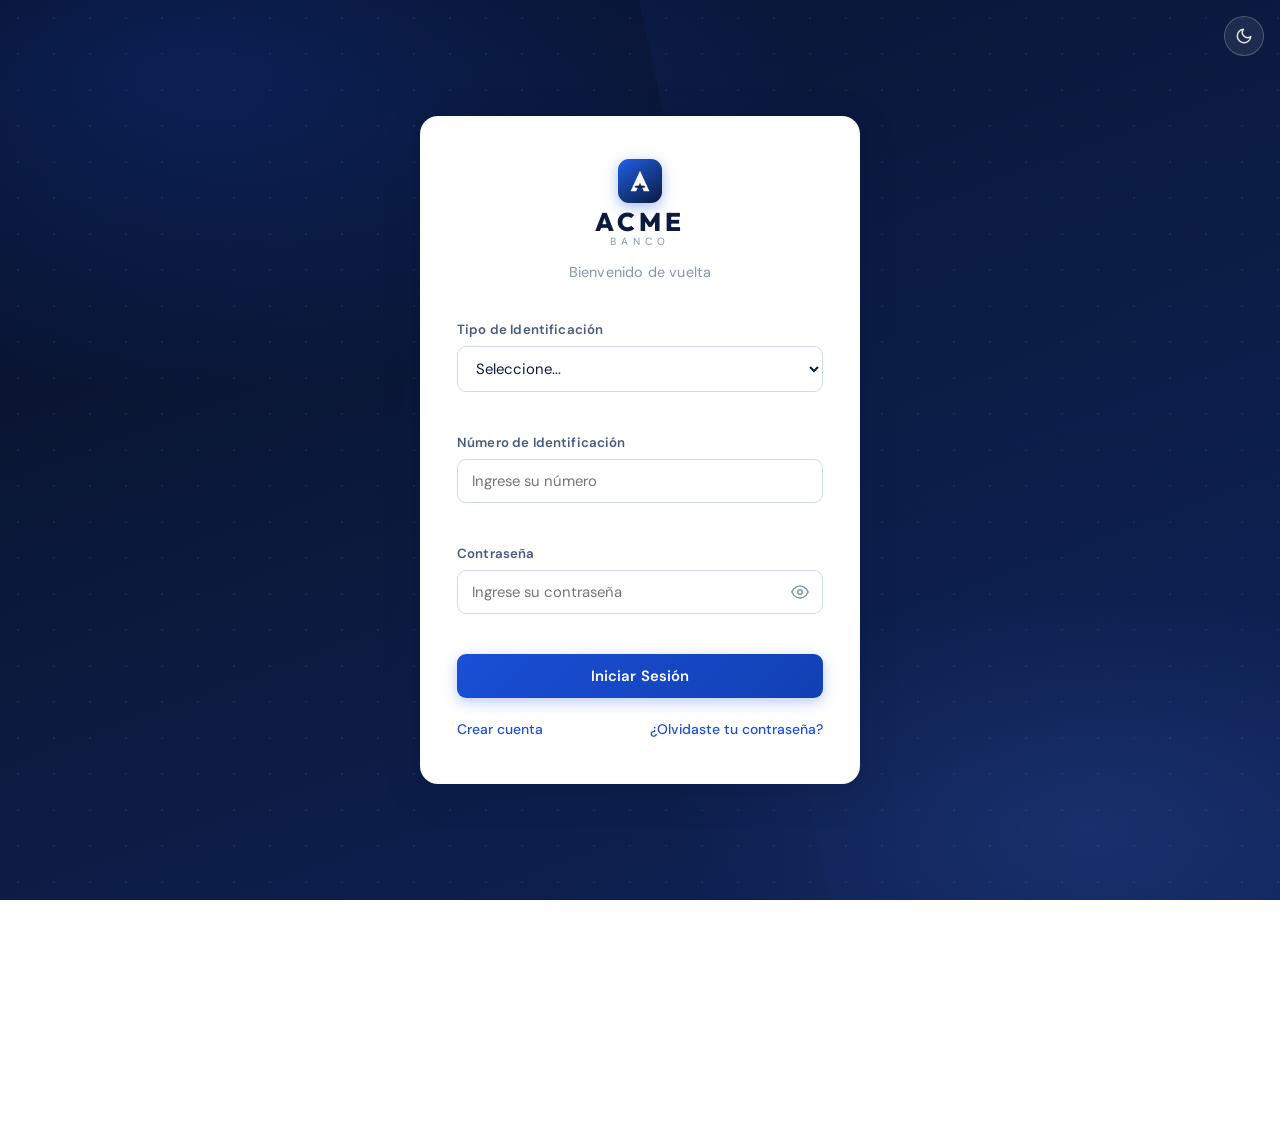
<file: index.html>
<!DOCTYPE html>
<html lang="es">
<head>
    <meta charset="UTF-8">
    <meta name="viewport" content="width=device-width, initial-scale=1.0">
    <title>Banco Acme - Inicio de Sesión</title>

    <!-- Aplicar el tema ANTES de que se muestre la página,
         para evitar que el usuario vaea un "parpadeo" de colores incorrectos -->
    <script>
        var temaGuardado = localStorage.getItem("acmebank_tema");
        if (temaGuardado === "dark") {
            document.documentElement.setAttribute("data-theme", "dark");
        }
    </script>

    <link rel="preconnect" href="https://fonts.googleapis.com">
    <link href="https://fonts.googleapis.com/css2?family=Outfit:wght@300;400;500;600;700&family=DM+Sans:wght@400;500;600&display=swap" rel="stylesheet">
    <link rel="stylesheet" href="css/styles.css">
    <link rel="icon" href="resources/iconpage.png">
</head>
<body class="page-auth">

    <!-- Botón para cambiar entre modo claro y oscuro -->
    <button class="theme-toggle" id="btnTema" onclick="toggleTema()" title="Cambiar tema"></button>

    <!-- ==============================
         PÁGINA DE INICIO DE SESIÓN
    ============================== -->
    <div class="auth-container">
        <div class="auth-card">

            <!-- Logo y título -->
            <div class="auth-header">
                <div class="logo">
                    <div class="logo-icon"><svg viewBox="0 0 24 28" fill="none" xmlns="http://www.w3.org/2000/svg"><path d="M12 2L23 26H16.5L12 16L7.5 26H1L12 2Z" fill="white" opacity="0.96"/><rect x="6.5" y="19.5" width="11" height="2.5" rx="0.5" fill="#0b1a3d"/></svg></div>
                    <div class="logo-brand-block"><span class="logo-brand-main">ACME</span><span class="logo-brand-sub">BANCO</span></div>
                </div>
                <p class="auth-subtitle">Bienvenido de vuelta</p>
            </div>

            <!-- Formulario de login --->
            <div id="loginForm">
                <div class="form-group">
                    <label for="tipoId">Tipo de Identificación</label>
                    <select id="tipoId" required>
                        <option value="">Seleccione...</option>
                        <option value="CC">Cédula de Ciudadanía</option>
                        <option value="TI">Tarjeta de Identidad</option>
                        <option value="CE">Cédula de Extranjería</option>
                        <option value="PP">Pasaporte</option>
                    </select>
                    <span class="error-msg" id="errorTipoId"></span>
                </div>

                <div class="form-group">
                    <label for="numId">Número de Identificación</label>
                    <input type="text" id="numId" placeholder="Ingrese su número" required>
                    <span class="error-msg" id="errorNumId"></span>
                </div>

                <div class="form-group">
                    <label for="password">Contraseña</label>
                    <div class="password-wrapper">
                        <input type="password" id="password" placeholder="Ingrese su contraseña" required>
                        <!-- El botón del ojo, el ícono SVG lo pone utils.js al hacer clic -->
                        <button type="button" class="toggle-pass" onclick="togglePassword('password', this)" aria-label="Mostrar contraseña">
                            <svg xmlns="http://www.w3.org/2000/svg" width="18" height="18" viewBox="0 0 24 24"
                                fill="none" stroke="currentColor" stroke-width="2" stroke-linecap="round" stroke-linejoin="round">
                                <path d="M1 12s4-8 11-8 11 8 11 8-4 8-11 8-11-8-11-8z"/>
                                <circle cx="12" cy="12" r="3"/>
                            </svg>
                        </button>
                    </div>
                    <span class="error-msg" id="errorPassword"></span>
                </div>

                <button class="btn btn-primary" onclick="iniciarSesion()">Iniciar Sesión</button>

                <!-- Mensaje de error general (se muestra si el usuario no existe) -->
                <div id="mensajeError" class="alert alert-error" style="display:none;"></div>

                <div class="auth-links">
                    <a href="registro.html">Crear cuenta</a>
                    <a href="recuperar.html">¿Olvidaste tu contraseña?</a>
                </div>
            </div>

        </div>
    </div>

    <script src="js/utils.js"></script>
    <script src="js/auth.js"></script>
</body>
</html>
</file>
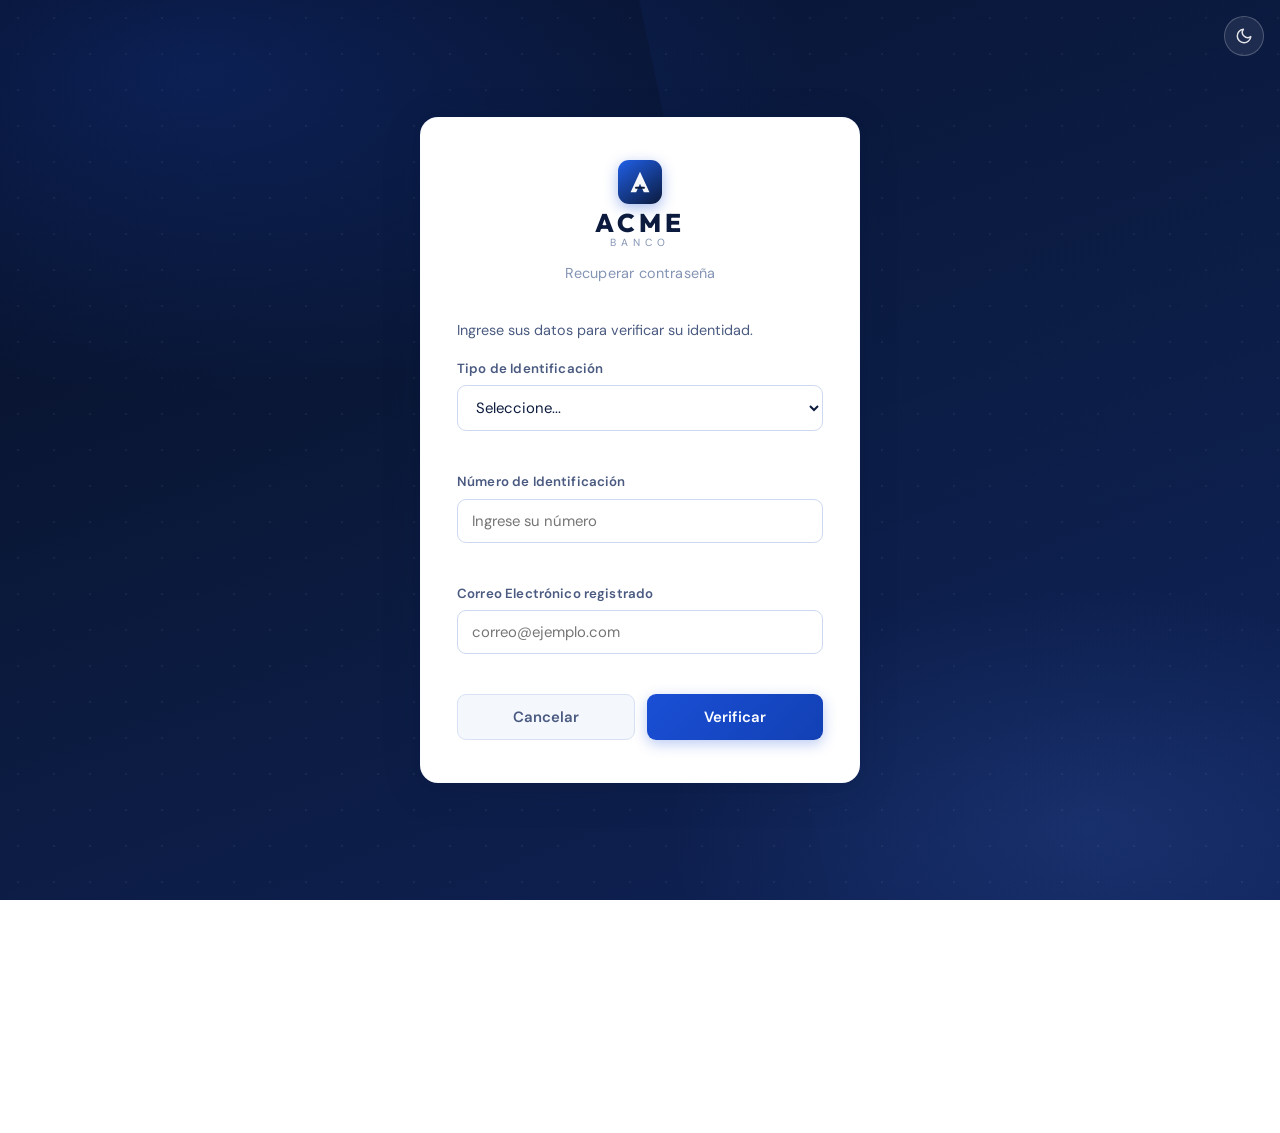
<file: recuperar.html>
<!DOCTYPE html>
<html lang="es">
<head>
    <meta charset="UTF-8">
    <meta name="viewport" content="width=device-width, initial-scale=1.0">
    <title>Banco Acme - Recuperar Contraseña</title>

    <!-- Aplicar tema guardado antes de mostrar la página -->
    <script>
        var temaGuardado = localStorage.getItem("acmebank_tema");
        if (temaGuardado === "dark") {
            document.documentElement.setAttribute("data-theme", "dark");
        }
    </script>

    <link rel="preconnect" href="https://fonts.googleapis.com">
    <link href="https://fonts.googleapis.com/css2?family=Outfit:wght@300;400;500;600;700&family=DM+Sans:wght@400;500;600&display=swap" rel="stylesheet">
    <link rel="stylesheet" href="css/styles.css">
    <link rel="icon" href="resources/iconpage.png">
</head>
<body class="page-auth">

    <!-- Botón para cambiar entre modo claro y oscuro -->
    <button class="theme-toggle" id="btnTema" onclick="toggleTema()" title="Cambiar tema"></button>

    <div class="auth-container">
        <div class="auth-card">

            <div class="auth-header">
                <div class="logo">
                    <div class="logo-icon"><svg viewBox="0 0 24 28" fill="none" xmlns="http://www.w3.org/2000/svg"><path d="M12 2L23 26H16.5L12 16L7.5 26H1L12 2Z" fill="white" opacity="0.96"/><rect x="6.5" y="19.5" width="11" height="2.5" rx="0.5" fill="#0b1a3d"/></svg></div>
                    <div class="logo-brand-block"><span class="logo-brand-main">ACME</span><span class="logo-brand-sub">BANCO</span></div>
                </div>
                <p class="auth-subtitle">Recuperar contraseña</p>
            </div>

            <!-- PASO 1: Verificar identidad -->
            <div id="formVerificar">
                <p class="info-text" style="text-align:left; padding: 0 0 16px 0; color: var(--text-label);">
                    Ingrese sus datos para verificar su identidad.
                </p>

                <div class="form-group">
                    <label for="recTipoId">Tipo de Identificación</label>
                    <select id="recTipoId" required>
                        <option value="">Seleccione...</option>
                        <option value="CC">Cédula de Ciudadanía</option>
                        <option value="TI">Tarjeta de Identidad</option>
                        <option value="CE">Cédula de Extranjería</option>
                        <option value="PP">Pasaporte</option>
                    </select>
                    <span class="error-msg" id="errRecTipoId"></span>
                </div>

                <div class="form-group">
                    <label for="recNumId">Número de Identificación</label>
                    <input type="text" id="recNumId" placeholder="Ingrese su número">
                    <span class="error-msg" id="errRecNumId"></span>
                </div>

                <div class="form-group">
                    <label for="recEmail">Correo Electrónico registrado</label>
                    <input type="email" id="recEmail" placeholder="correo@ejemplo.com">
                    <span class="error-msg" id="errRecEmail"></span>
                </div>

                <div class="btn-group">
                    <button class="btn btn-secondary" onclick="window.location.href='index.html'">Cancelar</button>
                    <button class="btn btn-primary" onclick="verificarIdentidad()">Verificar</button>
                </div>

                <div id="mensajeVerificar" class="alert alert-error" style="display:none;"></div>
            </div>

            <!--- PASO 2: Nueva contraseña (oculto hasta que se verifique la identidad) -->
            <div id="formNuevaPass" style="display:none;">
                <p class="info-text" style="text-align:left; padding: 0 0 20px 0; color: var(--verde);">
                    Identidad verificada. Ingrese su nueva contraseña.
                </p>

                <div class="form-group">
                    <label for="nuevaPass">Nueva Contraseña</label>
                    <div class="password-wrapper">
                        <input type="password" id="nuevaPass" placeholder="Mínimo 8 caracteres">
                        <button type="button" class="toggle-pass" onclick="togglePassword('nuevaPass', this)" aria-label="Mostrar contraseña">
                            <svg xmlns="http://www.w3.org/2000/svg" width="18" height="18" viewBox="0 0 24 24"
                                fill="none" stroke="currentColor" stroke-width="2" stroke-linecap="round" stroke-linejoin="round">
                                <path d="M1 12s4-8 11-8 11 8 11 8-4 8-11 8-11-8-11-8z"/>
                                <circle cx="12" cy="12" r="3"/>
                            </svg>
                        </button>
                    </div>
                    <span class="error-msg" id="errNuevaPass"></span>
                </div>

                <div class="form-group">
                    <label for="confirmarNuevaPass">Confirmar Contraseña</label>
                    <div class="password-wrapper">
                        <input type="password" id="confirmarNuevaPass" placeholder="Repita la contraseña">
                        <button type="button" class="toggle-pass" onclick="togglePassword('confirmarNuevaPass', this)" aria-label="Mostrar contraseña">
                            <svg xmlns="http://www.w3.org/2000/svg" width="18" height="18" viewBox="0 0 24 24"
                                fill="none" stroke="currentColor" stroke-width="2" stroke-linecap="round" stroke-linejoin="round">
                                <path d="M1 12s4-8 11-8 11 8 11 8-4 8-11 8-11-8-11-8z"/>
                                <circle cx="12" cy="12" r="3"/>
                            </svg>
                        </button>
                    </div>
                    <span class="error-msg" id="errConfirmarNuevaPass"></span>
                </div>

                <button class="btn btn-primary" onclick="cambiarContrasena()">Cambiar Contraseña</button>

                <div id="mensajeCambio" class="alert" style="display:none;"></div>
            </div>

        </div>
    </div>

    <script src="js/utils.js"></script>
    <script src="js/recuperar.js"></script>
</body>
</html>
</file>
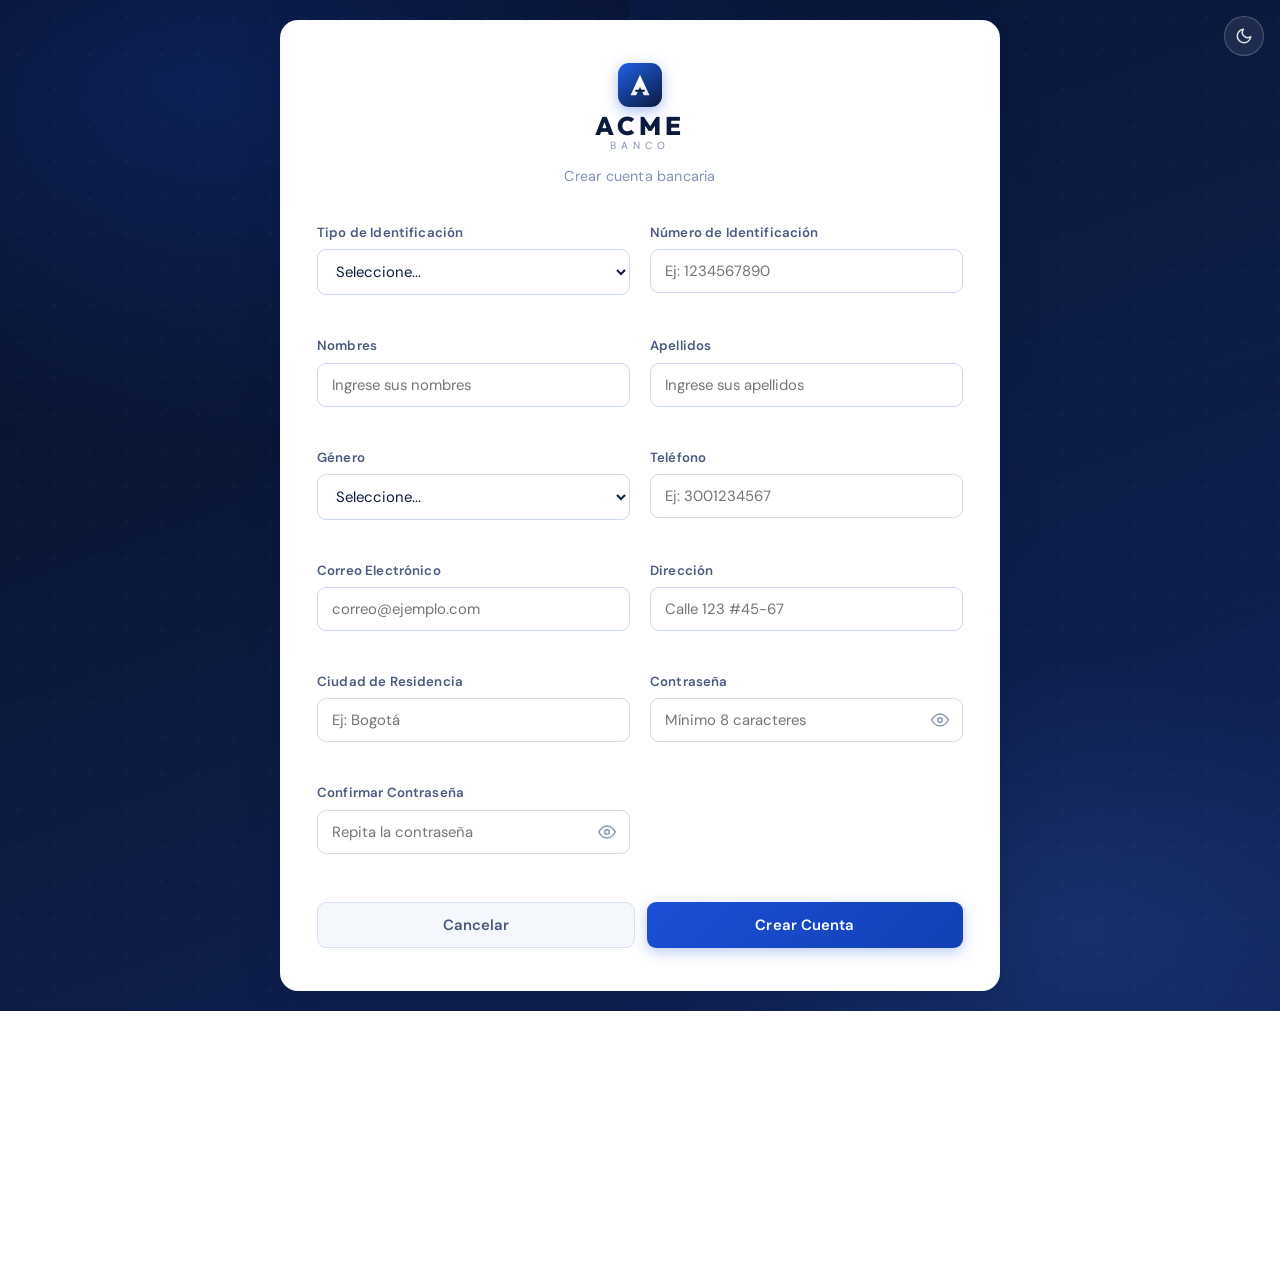
<file: registro.html>
<!DOCTYPE html>
<html lang="es">
<head>
    <meta charset="UTF-8">
    <meta name="viewport" content="width=device-width, initial-scale=1.0">
    <title>Banco Acme - Registro</title>

    <!--- Aplicar tema guardado antes de mostrar la página -->
    <script>
        var temaGuardado = localStorage.getItem("acmebank_tema");
        if (temaGuardado === "dark") {
            document.documentElement.setAttribute("data-theme", "dark");
        }
    </script>

    <link rel="preconnect" href="https://fonts.googleapis.com">
    <link href="https://fonts.googleapis.com/css2?family=Outfit:wght@300;400;500;600;700&family=DM+Sans:wght@400;500;600&display=swap" rel="stylesheet">
    <link rel="stylesheet" href="css/styles.css">
    <link rel="icon" href="resources/iconpage.png">
</head>
<body class="page-auth">

    <!-- Botón para cambiar entre modo claro y oscuro -->
    <button class="theme-toggle" id="btnTema" onclick="toggleTema()" title="Cambiar tema"></button>

    <div class="auth-container">
        <div class="auth-card auth-card--wide">

            <div class="auth-header">
                <div class="logo">
                    <div class="logo-icon"><svg viewBox="0 0 24 28" fill="none" xmlns="http://www.w3.org/2000/svg"><path d="M12 2L23 26H16.5L12 16L7.5 26H1L12 2Z" fill="white" opacity="0.96"/><rect x="6.5" y="19.5" width="11" height="2.5" rx="0.5" fill="#0b1a3d"/></svg></div>
                    <div class="logo-brand-block"><span class="logo-brand-main">ACME</span><span class="logo-brand-sub">BANCO</span></div>
                </div>
                <p class="auth-subtitle">Crear cuenta bancaria</p>
            </div>

            <!-- Formulario de registro -->
            <div id="registroForm">
                <div class="form-grid">

                    <div class="form-group">
                        <label for="regTipoId">Tipo de Identificación</label>
                        <select id="regTipoId" required>
                            <option value="">Seleccione...</option>
                            <option value="CC">Cédula de Ciudadanía</option>
                            <option value="TI">Tarjeta de Identidad</option>
                            <option value="CE">Cédula de Extranjería</option>
                            <option value="PP">Pasaporte</option>
                        </select>
                        <span class="error-msg" id="errRegTipoId"></span>
                    </div>

                    <div class="form-group">
                        <label for="regNumId">Número de Identificación</label>
                        <input type="text" id="regNumId" placeholder="Ej: 1234567890">
                        <span class="error-msg" id="errRegNumId"></span>
                    </div>

                    <div class="form-group">
                        <label for="regNombres">Nombres</label>
                        <input type="text" id="regNombres" placeholder="Ingrese sus nombres">
                        <span class="error-msg" id="errRegNombres"></span>
                    </div>

                    <div class="form-group">
                        <label for="regApellidos">Apellidos</label>
                        <input type="text" id="regApellidos" placeholder="Ingrese sus apellidos">
                        <span class="error-msg" id="errRegApellidos"></span>
                    </div>

                    <div class="form-group">
                        <label for="regGenero">Género</label>
                        <select id="regGenero">
                            <option value="">Seleccione...</option>
                            <option value="M">Masculino</option>
                            <option value="F">Femenino</option>
                            <option value="O">Otro</option>
                        </select>
                        <span class="error-msg" id="errRegGenero"></span>
                    </div>

                    <div class="form-group">
                        <label for="regTelefono">Teléfono</label>
                        <input type="tel" id="regTelefono" placeholder="Ej: 3001234567">
                        <span class="error-msg" id="errRegTelefono"></span>
                    </div>

                    <div class="form-group">
                        <label for="regEmail">Correo Electrónico</label>
                        <input type="email" id="regEmail" placeholder="correo@ejemplo.com">
                        <span class="error-msg" id="errRegEmail"></span>
                    </div>

                    <div class="form-group">
                        <label for="regDireccion">Dirección</label>
                        <input type="text" id="regDireccion" placeholder="Calle 123 #45-67">
                        <span class="error-msg" id="errRegDireccion"></span>
                    </div>

                    <div class="form-group">
                        <label for="regCiudad">Ciudad de Residencia</label>
                        <input type="text" id="regCiudad" placeholder="Ej: Bogotá">
                        <span class="error-msg" id="errRegCiudad"></span>
                    </div>

                    <div class="form-group">
                        <label for="regPassword">Contraseña</label>
                        <div class="password-wrapper">
                            <input type="password" id="regPassword" placeholder="Mínimo 8 caracteres">
                            <button type="button" class="toggle-pass" onclick="togglePassword('regPassword', this)" aria-label="Mostrar contraseña">
                                <svg xmlns="http://www.w3.org/2000/svg" width="18" height="18" viewBox="0 0 24 24"
                                    fill="none" stroke="currentColor" stroke-width="2" stroke-linecap="round" stroke-linejoin="round">
                                    <path d="M1 12s4-8 11-8 11 8 11 8-4 8-11 8-11-8-11-8z"/>
                                    <circle cx="12" cy="12" r="3"/>
                                </svg>
                            </button>
                        </div>
                        <span class="error-msg" id="errRegPassword"></span>
                    </div>

                    <div class="form-group">
                        <label for="regPasswordConfirm">Confirmar Contraseña</label>
                        <div class="password-wrapper">
                            <input type="password" id="regPasswordConfirm" placeholder="Repita la contraseña">
                            <button type="button" class="toggle-pass" onclick="togglePassword('regPasswordConfirm', this)" aria-label="Mostrar contraseña">
                                <svg xmlns="http://www.w3.org/2000/svg" width="18" height="18" viewBox="0 0 24 24"
                                    fill="none" stroke="currentColor" stroke-width="2" stroke-linecap="round" stroke-linejoin="round">
                                    <path d="M1 12s4-8 11-8 11 8 11 8-4 8-11 8-11-8-11-8z"/>
                                    <circle cx="12" cy="12" r="3"/>
                                </svg>
                            </button>
                        </div>
                        <span class="error-msg" id="errRegPasswordConfirm"></span>
                    </div>

                </div><!-- fin .form-grid -->

                <div class="btn-group">
                    <button class="btn btn-secondary" onclick="window.location.href='index.html'">Cancelar</button>
                    <button class="btn btn-primary" onclick="registrarUsuario()">Crear Cuenta</button>
                </div>

                <div id="mensajeRegistro" class="alert" style="display:none;"></div>
            </div>

            <!-- Resumen de registro exitoso (oculto hasta que se cree la cuenta) -->
            <div id="resumenRegistro" style="display:none;">
                <div class="resumen-card">
                    <!-- Ícono de check en verde -->
                    <div class="resumen-icon">
                        <svg xmlns="http://www.w3.org/2000/svg" width="32" height="32" viewBox="0 0 24 24"
                            fill="none" stroke="currentColor" stroke-width="2.5" stroke-linecap="round" stroke-linejoin="round">
                            <polyline points="20 6 9 17 4 12"/>
                        </svg>
                    </div>
                    <h2>Cuenta creada exitosamente</h2>
                    <div class="resumen-datos">
                        <p><strong>Número de cuenta:</strong> <span id="resNumeroCuenta"></span></p>
                        <p><strong>Titular:</strong> <span id="resTitular"></span></p>
                        <p><strong>Tipo ID:</strong> <span id="resTipoId"></span></p>
                        <p><strong>Número ID:</strong> <span id="resNumId"></span></p>
                        <p><strong>Fecha de creación:</strong> <span id="resFechaCreacion"></span></p>
                    </div>
                    <a href="index.html" class="btn btn-primary">Ir a Iniciar Sesión</a>
                </div>
            </div>

        </div>
    </div>

    <script src="js/utils.js"></script>
    <script src="js/registro.js"></script>
</body>
</html>
</file>
<file: css/styles.css>
/* ==============================
   VARIABLES CSS — ACME BANCO
   ============================== */
:root {
    --azul-primario: #1a4fd6;
    --azul-hover:    #1440b8;
    --azul-claro:    #4a7fe8;
    --navy-deep:     #0b1a3d;
    --verde:         #16a34a;
    --rojo:          #dc2626;

    --bg-body:       #f0f4fa;
    --bg-surface:    #ffffff;
    --bg-surface-2:  #f4f7fc;
    --bg-input:      #ffffff;
    --bg-hover:      #eef2fb;
    --bg-active:     #dde8ff;
    --bg-active-text:#1a4fd6;

    --text-primary:  #0b1a3d;
    --text-secondary:#1e3260;
    --text-muted:    #8494b4;
    --text-label:    #4a5a80;

    --border-color:  #d8e2f4;
    --border-input:  #cdd9f0;
    --border-focus:  rgba(26, 79, 214, 0.18);

    --rojo-suave:    #fef2f2;
    --verde-suave:   #f0fdf4;
    --azul-suave:    #dde8ff;

    --sombra:        0 1px 4px rgba(11,26,61,0.07), 0 4px 16px rgba(11,26,61,0.05);
    --sombra-lg:     0 8px 40px rgba(11,26,61,0.14), 0 2px 10px rgba(11,26,61,0.08);
    --sombra-card:   0 24px 64px rgba(11,26,61,0.36), 0 4px 20px rgba(26,79,214,0.18);

    --radio:         14px;
    --radio-sm:      9px;
    --transicion:    0.2s ease;
}

[data-theme="dark"] {
    --bg-body:       #080f23;
    --bg-surface:    #111c38;
    --bg-surface-2:  #172040;
    --bg-input:      #131f42;
    --bg-hover:      #1e2d58;
    --bg-active:     #162a5c;
    --bg-active-text:#6b9cf8;

    --text-primary:  #e4ecff;
    --text-secondary:#c0ccec;
    --text-muted:    #566080;
    --text-label:    #8a9dc0;

    --border-color:  #1e2d58;
    --border-input:  #223060;
    --border-focus:  rgba(107, 156, 248, 0.22);

    --rojo-suave:    #3a1212;
    --verde-suave:   #0c2418;
    --azul-suave:    #162a5c;

    --sombra:        0 1px 4px rgba(0,0,0,0.35), 0 4px 16px rgba(0,0,0,0.25);
    --sombra-lg:     0 8px 40px rgba(0,0,0,0.5), 0 2px 10px rgba(0,0,0,0.3);
    --sombra-card:   0 24px 64px rgba(0,0,0,0.6), 0 4px 20px rgba(26,79,214,0.2);

    --verde: #22c55e;
    --rojo:  #f87171;
}

*, *::before, *::after { margin: 0; padding: 0; box-sizing: border-box; }
/* solucion al problema del responsive arreglado */
html, body {
    max-width: 100%;
    overflow-x: hidden;
}

body {
    overflow-x: hidden;
    width: 100%;
    position: relative;
    font-family: 'DM Sans', sans-serif;
    background: var(--bg-body);
    color: var(--text-primary);
    line-height: 1.6;
    min-height: 100vh;
    transition: background var(--transicion), color var(--transicion);
}

h1, h2, h3 {
    font-family: 'Outfit', sans-serif;
    font-weight: 600;
    color: var(--text-primary);
}

/* ==============================
   LOGO — ACME BANCO
   ============================== */
.logo {
    display: flex;
    align-items: center;
    gap: 10px;
}

.logo-icon {
    width: 44px;
    height: 44px;
    background: linear-gradient(145deg, #2060e8 0%, #0b1a3d 100%);
    color: #ffffff;
    border-radius: 11px;
    display: flex;
    align-items: center;
    justify-content: center;
    flex-shrink: 0;
    box-shadow: 0 4px 14px rgba(26,79,214,0.38);
    overflow: hidden;
}

.logo-icon svg { width: 24px; height: 24px; }

.logo-icon--sm {
    width: 36px;
    height: 36px;
    border-radius: 9px;
    box-shadow: 0 3px 10px rgba(26,79,214,0.3);
}

.logo-icon--sm svg { width: 19px; height: 19px; }

.logo-text {
    font-family: 'Outfit', sans-serif;
    font-weight: 700;
    font-size: 1.25rem;
    letter-spacing: 0.5px;
    color: var(--text-primary);
}

/* ==============================
   BOTÓN DE TEMA
   ============================== */
.theme-toggle {
    width: 40px;
    height: 40px;
    border-radius: 50%;
    border: 1.5px solid rgba(255,255,255,0.22);
    background: rgba(255,255,255,0.08);
    color: rgba(255,255,255,0.88);
    cursor: pointer;
    display: flex;
    align-items: center;
    justify-content: center;
    transition: all var(--transicion);
    flex-shrink: 0;
}

.theme-toggle:hover {
    background: rgba(255,255,255,0.18);
    transform: scale(1.06);
}

.theme-toggle--dash {
    border-color: var(--border-color);
    background: var(--bg-surface);
    color: var(--text-label);
}

.theme-toggle--dash:hover {
    background: var(--bg-hover);
    color: var(--text-primary);
}

/* ==============================
   PÁGINAS DE AUTENTICACIÓN
   ============================== */
.page-auth {
    display: flex;
    align-items: center;
    justify-content: center;
    min-height: 100vh;
    padding: 20px;
    position: relative;
    overflow-x: hidden;
    background:
        radial-gradient(ellipse 80% 60% at 15% 8%, rgba(26,79,214,0.25) 0%, transparent 60%),
        radial-gradient(ellipse 55% 45% at 85% 92%, rgba(74,127,232,0.16) 0%, transparent 60%),
        linear-gradient(160deg, #060e24 0%, #0b1a3d 50%, #0f2258 100%);
}

/* Grilla de puntos */
.page-auth::before {
    content: '';
    position: absolute;
    inset: 0;
    background-image: radial-gradient(circle, rgba(255,255,255,0.05) 1px, transparent 1px);
    background-size: 36px 36px;
    pointer-events: none;
}

/* Franja diagonal de brillo */
.page-auth::after {
    content: '';
    position: absolute;
    top: -20%;
    right: -8%;
    width: 50%;
    height: 140%;
    background: linear-gradient(to bottom, rgba(26,79,214,0.08) 0%, transparent 100%);
    transform: rotate(-12deg);
    pointer-events: none;
}

.page-auth .theme-toggle {
    position: fixed;
    top: 16px;
    right: 16px;
    z-index: 50;
}

.auth-container {
    width: 100%;
    max-width: 440px;
    animation: fadeIn 0.45s ease;
    position: relative;
    z-index: 1;
}

.auth-card {
    background: var(--bg-surface);
    border-radius: 18px;
    padding: 42px 36px;
    box-shadow: var(--sombra-lg);
    border: 1px solid rgba(200,216,255,0.12);
    transition: background var(--transicion);
}

[data-theme="dark"] .auth-card {
    border-color: rgba(255,255,255,0.04);
}

.auth-card--wide { max-width: 720px; }

.auth-container:has(.auth-card--wide) { max-width: 720px; }

.auth-header {
    text-align: center;
    margin-bottom: 34px;
}

.auth-header .logo {
    justify-content: center;
    margin-bottom: 14px;
    flex-direction: column;
    gap: 6px;
}

/* Logo text block: ACME sobre BANCO */
.auth-header .logo-brand-block {
    display: flex;
    flex-direction: column;
    align-items: center;
    line-height: 1;
    gap: 2px;
}

.auth-header .logo-brand-main {
    font-family: 'Outfit', sans-serif;
    font-weight: 800;
    font-size: 1.6rem;
    letter-spacing: 4px;
    color: var(--text-primary);
    text-transform: uppercase;
}

.auth-header .logo-brand-sub {
    font-family: 'DM Sans', sans-serif;
    font-weight: 400;
    font-size: 0.65rem;
    letter-spacing: 5px;
    color: var(--text-muted);
    text-transform: uppercase;
}

.auth-subtitle {
    color: var(--text-muted);
    font-size: 0.9rem;
    letter-spacing: 0.2px;
    margin-top: 6px;
}

.auth-links {
    display: flex;
    justify-content: space-between;
    margin-top: 20px;
    font-size: 0.87rem;
}

.auth-links a {
    color: var(--azul-primario);
    text-decoration: none;
    font-weight: 500;
    transition: color var(--transicion);
}

.auth-links a:hover {
    color: var(--azul-hover);
    text-decoration: underline;
}

/* ==============================
   FORMULARIOS
   ============================== */
.form-group { margin-bottom: 18px; }

.form-group label {
    display: block;
    font-size: 0.83rem;
    font-weight: 600;
    color: var(--text-label);
    margin-bottom: 6px;
    letter-spacing: 0.15px;
}

.form-group input,
.form-group select {
    width: 100%;
    padding: 11px 14px;
    border: 1.5px solid var(--border-input);
    border-radius: var(--radio-sm);
    font-size: 0.93rem;
    font-family: 'DM Sans', sans-serif;
    color: var(--text-primary);
    background: var(--bg-input);
    transition: border-color var(--transicion), box-shadow var(--transicion), background var(--transicion);
    outline: none;
}

.form-group input:focus,
.form-group select:focus {
    border-color: var(--azul-primario);
    box-shadow: 0 0 0 3px var(--border-focus);
}

.form-group input.input-error,
.form-group select.input-error { border-color: var(--rojo); }

.password-wrapper { position: relative; }

.password-wrapper input { padding-right: 44px; }

.toggle-pass {
    position: absolute;
    right: 10px;
    top: 50%;
    transform: translateY(-50%);
    background: none;
    border: none;
    cursor: pointer;
    color: var(--text-muted);
    padding: 4px;
    display: flex;
    align-items: center;
    justify-content: center;
    transition: color var(--transicion);
}

.toggle-pass:hover { color: var(--text-label); }

.error-msg {
    display: block;
    color: var(--rojo);
    font-size: 0.78rem;
    margin-top: 4px;
    min-height: 18px;
}

.form-grid {
    display: grid;
    grid-template-columns: 1fr 1fr;
    gap: 0 20px;
}

/* ==============================
   BOTONES
   ============================== */
.btn {
    display: inline-flex;
    align-items: center;
    justify-content: center;
    gap: 8px;
    padding: 12px 24px;
    border: none;
    border-radius: var(--radio-sm);
    font-family: 'DM Sans', sans-serif;
    font-size: 0.93rem;
    font-weight: 600;
    cursor: pointer;
    transition: all var(--transicion);
    text-decoration: none;
    letter-spacing: 0.1px;
}

.btn-primary {
    background: linear-gradient(135deg, #1a4fd6 0%, #1240b4 100%);
    color: #ffffff;
    width: 100%;
    box-shadow: 0 4px 14px rgba(26,79,214,0.3);
}

.btn-primary:hover {
    background: linear-gradient(135deg, #1648ca 0%, #1039a4 100%);
    transform: translateY(-1px);
    box-shadow: 0 6px 20px rgba(26,79,214,0.4);
}

.btn-secondary {
    background: var(--bg-surface-2);
    color: var(--text-label);
    border: 1.5px solid var(--border-color);
}

.btn-secondary:hover {
    background: var(--border-color);
    color: var(--text-primary);
}

.btn-outline {
    background: transparent;
    color: var(--azul-primario);
    border: 1.5px solid var(--azul-primario);
    padding: 8px 16px;
    font-size: 0.87rem;
}

.btn-outline:hover { background: var(--azul-suave); }

.btn-volver {
    background: var(--bg-surface-2);
    color: var(--text-label);
    border: 1.5px solid var(--border-color);
    padding: 9px 18px;
    font-size: 0.87rem;
    width: auto;
}

.btn-volver:hover {
    background: var(--bg-hover);
    color: var(--text-primary);
}

.btn-group {
    display: flex;
    gap: 12px;
    margin-top: 8px;
}

.btn-group .btn { flex: 1; }

/* ==============================
   ALERTAS / MENSAJES
   ============================== */
.alert {
    padding: 12px 16px;
    border-radius: var(--radio-sm);
    font-size: 0.88rem;
    margin-top: 16px;
    text-align: center;
}

.alert-error {
    background: var(--rojo-suave);
    color: var(--rojo);
    border: 1px solid rgba(220,38,38,0.2);
}

.alert-success {
    background: var(--verde-suave);
    color: var(--verde);
    border: 1px solid rgba(22,163,74,0.2);
}

.info-text {
    color: var(--text-muted);
    font-size: 0.9rem;
    text-align: center;
    padding: 20px;
}

/* ==============================
   RESUMEN REGISTRO EXITOSO
   ============================== */
.resumen-card {
    text-align: center;
    padding: 20px 0;
}

.resumen-icon {
    width: 64px;
    height: 64px;
    background: var(--verde-suave);
    border-radius: 50%;
    display: flex;
    align-items: center;
    justify-content: center;
    margin: 0 auto 16px;
    color: var(--verde);
}

.resumen-card h2 {
    margin-bottom: 20px;
    color: var(--verde);
}

.resumen-datos {
    background: var(--bg-surface-2);
    border-radius: var(--radio-sm);
    padding: 20px;
    text-align: left;
    margin-bottom: 24px;
    transition: background var(--transicion);
}

.resumen-datos p {
    padding: 6px 0;
    border-bottom: 1px solid var(--border-color);
    font-size: 0.9rem;
}

.resumen-datos p:last-child { border-bottom: none; }

/* ==============================
   LAYOUT DEL DASHBOARD
   ============================== */
.page-dashboard {
    display: flex;
    min-height: 100vh;
    max-width: 100vw;
    background: var(--bg-body);
    transition: background var(--transicion);
}

/* --- Sidebar --- */
.sidebar {
    width: 260px;
    background: var(--bg-surface);
    border-right: 1px solid var(--border-color);
    display: flex;
    flex-direction: column;
    position: fixed;
    top: 0; left: 0; bottom: 0;
    z-index: 100;
    transition: transform 0.3s ease, background var(--transicion), border-color var(--transicion);
}

.sidebar-header {
    padding: 22px 20px 18px;
    border-bottom: 1px solid var(--border-color);
}

.sidebar-nav {
    flex: 1;
    padding: 12px 10px;
    display: flex;
    flex-direction: column;
    gap: 3px;
    overflow-y: auto;
}

.nav-item {
    display: flex;
    align-items: center;
    gap: 10px;
    width: 100%;
    padding: 11px 14px;
    border: none;
    border-radius: var(--radio-sm);
    background: transparent;
    font-family: 'DM Sans', sans-serif;
    font-size: 0.9rem;
    font-weight: 500;
    color: var(--text-label);
    cursor: pointer;
    transition: all var(--transicion);
    text-align: left;
}

.nav-item:hover {
    background: var(--bg-hover);
    color: var(--text-primary);
}

.nav-item.active {
    background: var(--bg-active);
    color: var(--bg-active-text);
    font-weight: 600;
}

.nav-item--danger { color: var(--rojo); margin-top: auto; }

.nav-item--danger:hover {
    background: var(--rojo-suave);
    color: var(--rojo);
}

.nav-icon {
    width: 22px;
    display: flex;
    align-items: center;
    justify-content: center;
    flex-shrink: 0;
}

.sidebar-footer {
    padding: 16px 20px;
    border-top: 1px solid var(--border-color);
    font-size: 0.85rem;
    color: var(--text-muted);
}

.sidebar-footer p {
    margin-bottom: 10px;
    font-weight: 500;
    white-space: nowrap;
    overflow: hidden;
    text-overflow: ellipsis;
}

.sidebar-data-actions { display: flex; gap: 8px; }

.btn-data-action {
    flex: 1;
    display: flex;
    align-items: center;
    justify-content: center;
    gap: 5px;
    padding: 7px 10px;
    border: 1.5px solid var(--border-color);
    border-radius: var(--radio-sm);
    background: transparent;
    color: var(--text-muted);
    font-family: 'DM Sans', sans-serif;
    font-size: 0.78rem;
    font-weight: 500;
    cursor: pointer;
    transition: all var(--transicion);
    text-align: center;
    text-decoration: none;
}

.btn-data-action:hover {
    background: var(--bg-hover);
    color: var(--text-primary);
    border-color: var(--azul-primario);
}

/* ==============================
   BOTÓN MENÚ MÓVIL
   ============================== */
.menu-toggle {
    display: none;
    position: fixed;
    top: 14px; left: 14px;
    z-index: 200;
    background: var(--bg-surface);
    border: 1px solid var(--border-color);
    border-radius: var(--radio-sm);
    padding: 8px 12px;
    cursor: pointer;
    box-shadow: var(--sombra);
    color: var(--text-primary);
    align-items: center;
    justify-content: center;
}

/* ==============================
   CONTENIDO PRINCIPAL
   ============================== */
.main-content {
    flex: 1;
    margin-left: 260px;
    padding: 32px;
    width: calc(100% - 260px);
    max-width: none;
}

.dash-header {
    display: flex;
    justify-content: space-between;
    align-items: center;
    margin-bottom: 32px;
}

.dash-header-left {
    display: flex;
    flex-direction: column;
    gap: 2px;
}

.dash-header h1 {
    font-size: 1.6rem;
    letter-spacing: -0.3px;
}

.dash-fecha {
    color: var(--text-muted);
    font-size: 0.87rem;
}

/* ==============================
   TARJETA DE CUENTA — ACME BANCO
   Rediseñada con imagen de marca
   ============================== */
.cuenta-card {
    background: linear-gradient(145deg, #091426 0%, #122056 38%, #0e1b4d 68%, #091426 100%);
    border-radius: 22px;
    padding: 26px 30px 24px;
    color: #ffffff;
    box-shadow: var(--sombra-card);
    position: relative;
    overflow: hidden;
    max-width: 480px;
    aspect-ratio: 1.586 / 1;
    display: flex;
    flex-direction: column;
    justify-content: space-between;
    box-sizing: border-box;
}

/* Etiqueta "Credit / Debit" */
.cuenta-card::before {
    content: 'Credit / Debit';
    position: absolute;
    top: 20px;
    right: 24px;
    font-family: 'DM Sans', sans-serif;
    font-size: 0.62rem;
    font-weight: 500;
    letter-spacing: 1px;
    color: rgba(255,255,255,0.38);
    text-transform: uppercase;
    pointer-events: none;
    z-index: 2;
}

/* Halo de luz superior */
.cuenta-card::after {
    content: '';
    position: absolute;
    top: -120px;
    left: -80px;
    width: 340px;
    height: 340px;
    border-radius: 50%;
    background: radial-gradient(circle, rgba(74,127,232,0.2) 0%, transparent 65%);
    pointer-events: none;
}

/* Líneas holográficas decorativas */
.cuenta-card__bg-lines {
    position: absolute;
    inset: 0;
    background: repeating-linear-gradient(
        -55deg,
        transparent,
        transparent 28px,
        rgba(255,255,255,0.016) 28px,
        rgba(255,255,255,0.016) 29px
    );
    border-radius: 22px;
    pointer-events: none;
    z-index: 0;
}

/* Header de la tarjeta */
.cuenta-card__header {
    display: flex;
    justify-content: space-between;
    align-items: flex-start;
    position: relative;
    z-index: 1;
}

.cuenta-bank-logo {
    display: flex;
    align-items: center;
    gap: 9px;
}

/* Ícono A dentro de la tarjeta */
.cuenta-bank-logo .logo-icon--sm {
    background: rgba(255,255,255,0.1);
    border: 1px solid rgba(255,255,255,0.2);
    box-shadow: none;
}

/* Bloque ACME / BANCO en la tarjeta */
.cuenta-bank-name-block {
    display: flex;
    flex-direction: column;
    line-height: 1.15;
}

.cuenta-bank-name {
    font-family: 'Outfit', sans-serif;
    font-weight: 800;
    font-size: 1rem;
    letter-spacing: 4px;
    color: #ffffff;
    text-transform: uppercase;
}

.cuenta-bank-sub {
    font-family: 'DM Sans', sans-serif;
    font-size: 0.55rem;
    font-weight: 400;
    letter-spacing: 4.5px;
    color: rgba(255,255,255,0.45);
    text-transform: uppercase;
}

.cuenta-estado {
    display: flex;
    align-items: center;
    gap: 6px;
    font-size: 0.72rem;
    color: rgba(255,255,255,0.65);
    margin-top: 2px;
}

.estado-dot {
    width: 8px;
    height: 8px;
    min-width: 8px;
    min-height: 8px;
    border-radius: 50%;
    background: #4ade80;
    box-shadow: 0 0 0 3px rgba(74,222,128,0.22);
    flex-shrink: 0;
}

/* Cuerpo de la tarjeta */
.cuenta-card__body {
    position: relative;
    z-index: 1;
    flex: 1;
    display: flex;
    flex-direction: column;
    justify-content: center;
    padding: 4px 0;
}

/* Chip EMV dorado */
.cuenta-chip {
    width: 40px;
    height: 30px;
    background: linear-gradient(135deg, #c8a84b 0%, #e8cc6d 42%, #a0832e 100%);
    border-radius: 5px;
    margin-bottom: 14px;
    position: relative;
    overflow: hidden;
}

.cuenta-chip::before {
    content: '';
    position: absolute;
    top: 50%; left: 0; right: 0;
    height: 1px;
    background: rgba(0,0,0,0.18);
    transform: translateY(-50%);
}

.cuenta-chip::after {
    content: '';
    position: absolute;
    left: 50%; top: 0; bottom: 0;
    width: 1px;
    background: rgba(0,0,0,0.18);
    transform: translateX(-50%);
}

/* Número de cuenta */
.cuenta-numero {
    font-family: 'Outfit', monospace;
    font-size: 1.18rem;
    letter-spacing: 3px;
    margin-bottom: 10px;
    opacity: 0.94;
    text-shadow: 0 1px 3px rgba(0,0,0,0.3);
    word-spacing: 4px;
}

.cuenta-saldo-label {
    font-size: 0.66rem;
    text-transform: uppercase;
    letter-spacing: 1.5px;
    opacity: 0.45;
    margin-bottom: 3px;
}

.cuenta-saldo {
    font-family: 'Outfit', sans-serif;
    font-size: 1.9rem;
    font-weight: 700;
    text-shadow: 0 2px 6px rgba(0,0,0,0.22);
    letter-spacing: -0.5px;
}

/* Pie de la tarjeta */
.cuenta-card__footer {
    display: flex;
    justify-content: space-between;
    align-items: flex-end;
    padding-top: 14px;
    border-top: 1px solid rgba(255,255,255,0.1);
    position: relative;
    z-index: 1;
    gap: 12px;
}

.cuenta-footer-item {
    display: flex;
    flex-direction: column;
    gap: 3px;
}

.cuenta-footer-label {
    font-size: 0.6rem;
    text-transform: uppercase;
    letter-spacing: 1px;
    opacity: 0.42;
}

.cuenta-card__footer p,
.cuenta-card__footer span,
.cuenta-card__footer strong {
    font-size: 0.82rem;
    opacity: 0.9;
}

/* Badge tipo de cuenta — estilizado como logo de red de pago */
.cuenta-badge {
    background: rgba(255,255,255,0.08);
    border: 1px solid rgba(255,255,255,0.18);
    padding: 4px 12px;
    border-radius: 20px;
    font-family: 'Outfit', sans-serif;
    font-size: 0.66rem;
    font-weight: 700;
    letter-spacing: 1.5px;
    text-transform: uppercase;
    white-space: nowrap;
    color: rgba(255,255,255,0.75);
}

/* ==============================
   SECCIONES DEL DASHBOARD
   ============================== */
.seccion-header {
    display: flex;
    justify-content: space-between;
    align-items: center;
    margin-bottom: 20px;
}

.seccion-header h2 { font-size: 1.2rem; }

/* --- Tabla de transacciones --- */
.tabla-container {
    background: var(--bg-surface);
    border-radius: var(--radio);
    box-shadow: var(--sombra);
    overflow-x: auto;
    transition: background var(--transicion);
}

.tabla {
    width: 100%;
    border-collapse: collapse;
}

.tabla th {
    background: var(--bg-surface-2);
    padding: 12px 16px;
    text-align: left;
    font-size: 0.78rem;
    font-weight: 600;
    color: var(--text-label);
    text-transform: uppercase;
    letter-spacing: 0.5px;
    border-bottom: 2px solid var(--border-color);
}

.tabla td {
    padding: 12px 16px;
    font-size: 0.9rem;
    border-bottom: 1px solid var(--bg-surface-2);
    color: var(--text-primary);
}

.tabla tr:hover td { background: var(--bg-surface-2); }

.valor-positivo { color: var(--verde); font-weight: 600; }

.valor-negativo { color: var(--rojo); font-weight: 600; }

/* --- Formulario de operación --- */
.form-operacion {
    background: var(--bg-surface);
    border-radius: var(--radio);
    padding: 28px;
    box-shadow: var(--sombra);
    max-width: 500px;
    transition: background var(--transicion);
}

.info-cuenta {
    background: var(--bg-surface-2);
    border-radius: var(--radio-sm);
    padding: 16px;
    margin-bottom: 20px;
    border: 1px solid var(--border-color);
    transition: background var(--transicion);
}

.info-cuenta p {
    font-size: 0.9rem;
    padding: 4px 0;
    color: var(--text-primary);
}

/* --- Resumen de transacción exitosa --- */
.resumen-transaccion {
    margin-top: 24px;
    background: var(--bg-surface);
    border-radius: var(--radio);
    padding: 24px;
    box-shadow: var(--sombra);
    border-left: 4px solid var(--verde);
    transition: background var(--transicion);
}

.success-title {
    color: var(--verde);
    margin-bottom: 16px;
    font-size: 1.05rem;
    font-family: 'Outfit', sans-serif;
}

.resumen-transaccion p {
    padding: 6px 0;
    font-size: 0.9rem;
    border-bottom: 1px solid var(--bg-surface-2);
    color: var(--text-primary);
}

.resumen-transaccion p:last-child { border-bottom: none; }

.resumen-transaccion .btn-outline { margin-top: 16px; }

/* ==============================
   CERTIFICADO BANCARIO
   ============================== */
.certificado-wrapper {
    display: flex;
    flex-direction: column;
    gap: 16px;
}

.certificado-actions {
    display: flex;
    align-items: center;
    gap: 12px;
}

.certificado {
    background: var(--bg-surface);
    border-radius: var(--radio);
    box-shadow: var(--sombra);
    padding: 48px 40px;
    max-width: 700px;
    border: 2px solid var(--border-color);
    transition: background var(--transicion);
}

.certificado__header {
    text-align: center;
    padding-bottom: 20px;
    border-bottom: 2px solid var(--azul-primario);
    margin-bottom: 32px;
}

.certificado__header .logo { justify-content: center; margin-bottom: 4px; }

.certificado__header p {
    font-size: 0.85rem;
    color: var(--text-muted);
}

.certificado__body h2 {
    text-align: center;
    font-size: 1.4rem;
    margin-bottom: 8px;
    letter-spacing: 2px;
}

.certificado__fecha {
    text-align: center;
    color: var(--text-muted);
    font-size: 0.9rem;
    margin-bottom: 28px;
}

.certificado__texto p {
    margin-bottom: 16px;
    font-size: 0.95rem;
    line-height: 1.7;
}

.certificado__titular {
    font-size: 1.15rem !important;
    font-weight: 600;
    text-align: center;
    color: var(--azul-primario);
    text-transform: uppercase;
    letter-spacing: 1px;
}

.certificado__tabla {
    width: 100%;
    margin: 20px 0;
    border-collapse: collapse;
}

.certificado__tabla td {
    padding: 8px 12px;
    font-size: 0.92rem;
    border-bottom: 1px solid var(--bg-surface-2);
    color: var(--text-primary);
}

.certificado__footer {
    margin-top: 48px;
    text-align: center;
}

.firma-linea {
    width: 200px;
    height: 1px;
    background: var(--text-primary);
    margin: 0 auto 8px;
    opacity: 0.35;
}

.certificado__footer p {
    font-size: 0.88rem;
    color: var(--text-label);
}

/* ==============================
   ANIMACIONES
   ============================== */
@keyframes fadeIn {
    from { opacity: 0; transform: translateY(14px); }
    to   { opacity: 1; transform: translateY(0); }
}

.seccion { animation: fadeIn 0.3s ease; }

/* ==============================
   RESPONSIVE
   ============================== */
@media (max-width: 768px) {

    /* Asegura que el body no tenga overflow horizontal */

    body {
        overflow-x: hidden;
    }

    .page-auth {
        overflow-x: hidden;
    }

    /* Fix: evitar scroll horizontal por el botón de tema */
    .page-auth .theme-toggle {
        position: fixed;
        top: 12px;
        right: 12px;
        width: 36px;
        height: 36px;
    }


    /* ── Auth ── */
    .auth-container {
        max-width: 100%;
        padding: 0 16px;
    }
    .auth-container:has(.auth-card--wide) { max-width: 100%; }
    .auth-card--wide { max-width: 100%; }
    .auth-card { padding: 30px 22px; }

    /* ── Formularios ── */
    .form-grid { grid-template-columns: 1fr; }
    .form-group input,
    .form-group select {
        min-width: 0;
        max-width: 100%;
    }

    /* ── Sidebar ── */
    .sidebar { transform: translateX(-100%); }
    .sidebar.open { transform: translateX(0); }
    .menu-toggle { display: flex; }
    .main-content { margin-left: 0; padding: 20px 16px; padding-top: 64px; }
    .dash-header { flex-direction: column; align-items: flex-start; gap: 8px; }
    .dash-header h1 { font-size: 1.3rem; }

    /* ── Tabla de transacciones ── */
    .tabla { min-width: 520px; }
    .tabla th { padding: 10px 10px; font-size: 0.72rem; }
    .tabla td { padding: 10px 10px; font-size: 0.83rem; white-space: nowrap; }

    /* ── Tarjeta cuenta / Certificado ── */
    .cuenta-card { padding: 20px 22px; aspect-ratio: auto; min-height: 220px; }
    .cuanta-card__header { align-items: flex-start; }
    .cuenta-card::before { top: 10px; right: 15px; font-size: 0.5rem; }
    .cuenta-saldo { font-size: 1.6rem; }
    .cuenta-card__footer { flex-wrap: wrap; gap: 10px; }
    .certificado { padding: 24px 16px; }
    .seccion-header { flex-direction: column; gap: 12px; align-items: flex-start; }
    .certificado-actions { flex-wrap: wrap; }
}

@media (max-width: 480px) {
    .auth-links { flex-direction: column; gap: 8px; text-align: center; }
    .btn-group { flex-direction: column; }
}

/* ==============================
   IMPRESIÓN
   ============================== */
@media print {
    .sidebar, .menu-toggle, .btn, .nav-item,
    .dash-header, .certificado-actions, .theme-toggle {
        display: none !important;
    }
    .main-content { margin: 0; padding: 0; }
    .seccion { display: block !important; box-shadow: none; }
    .certificado { border: 1px solid #ccc; box-shadow: none; }
}
</file>
